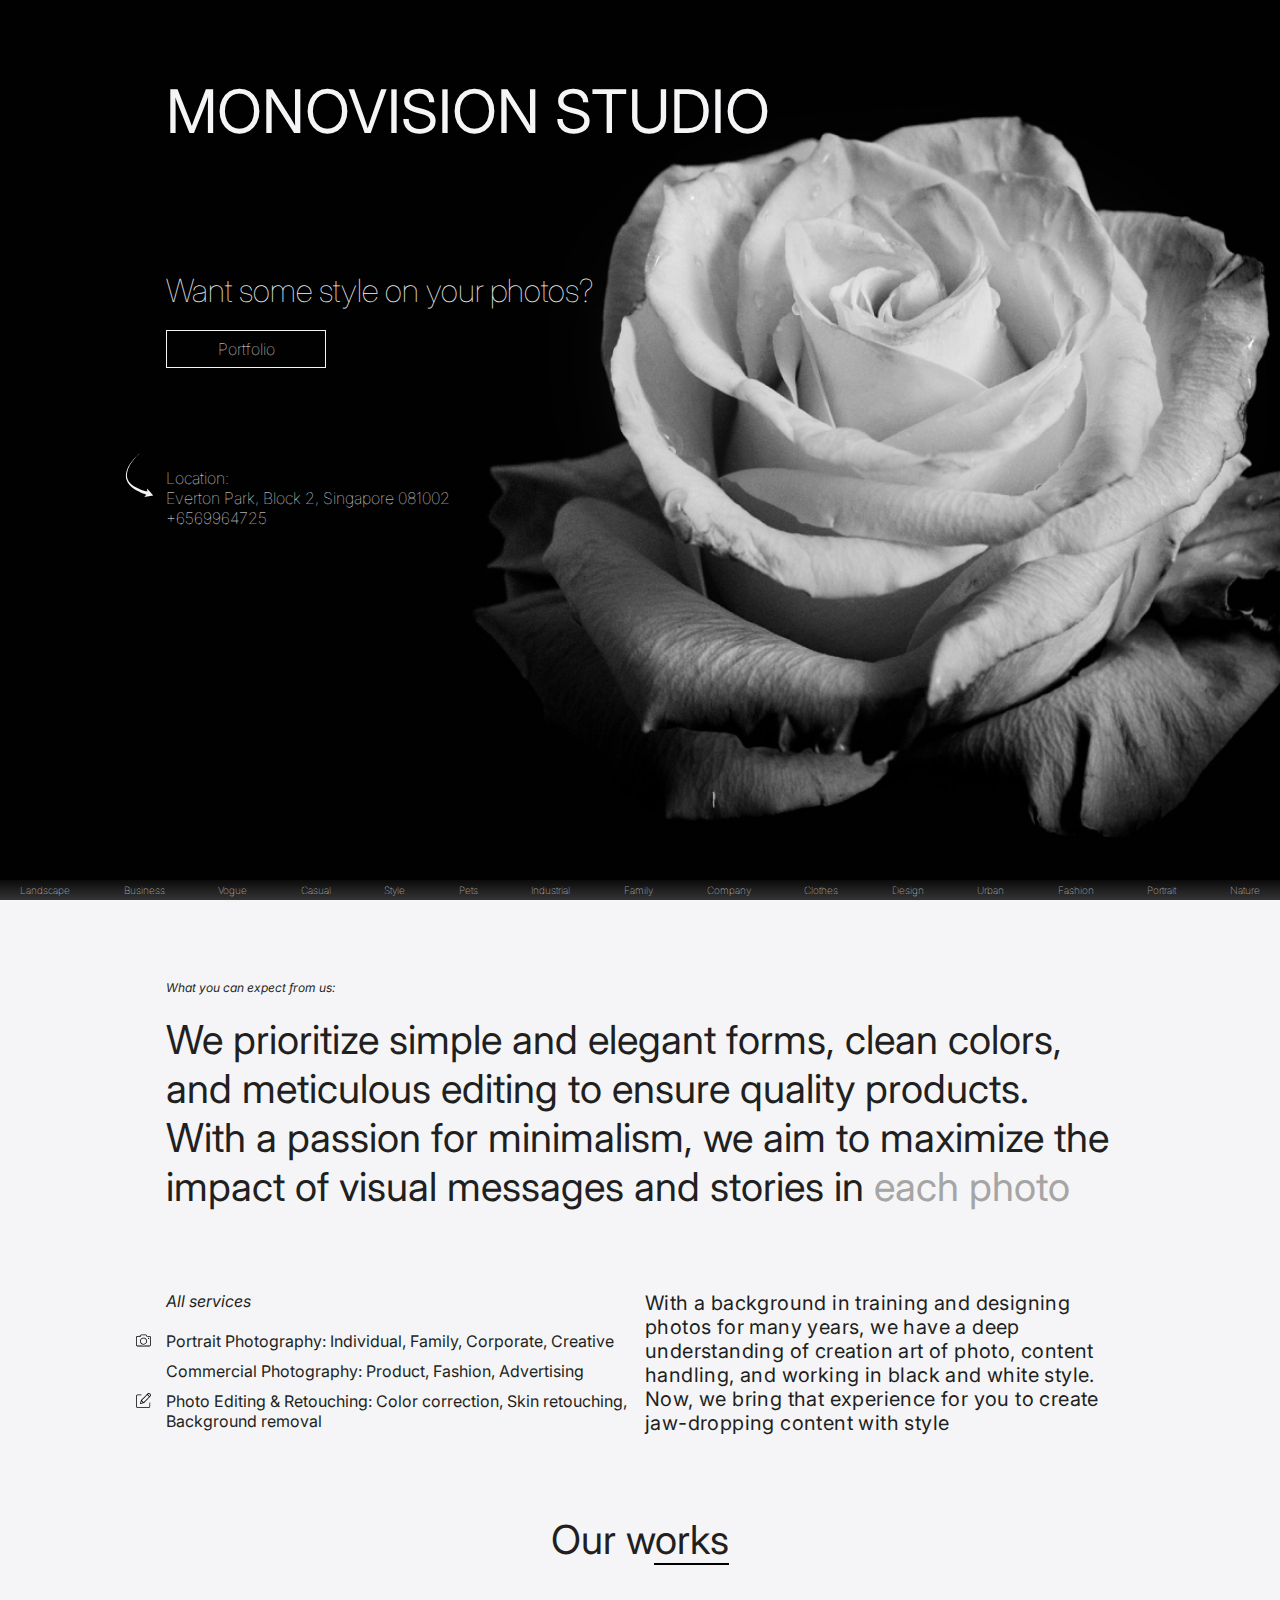
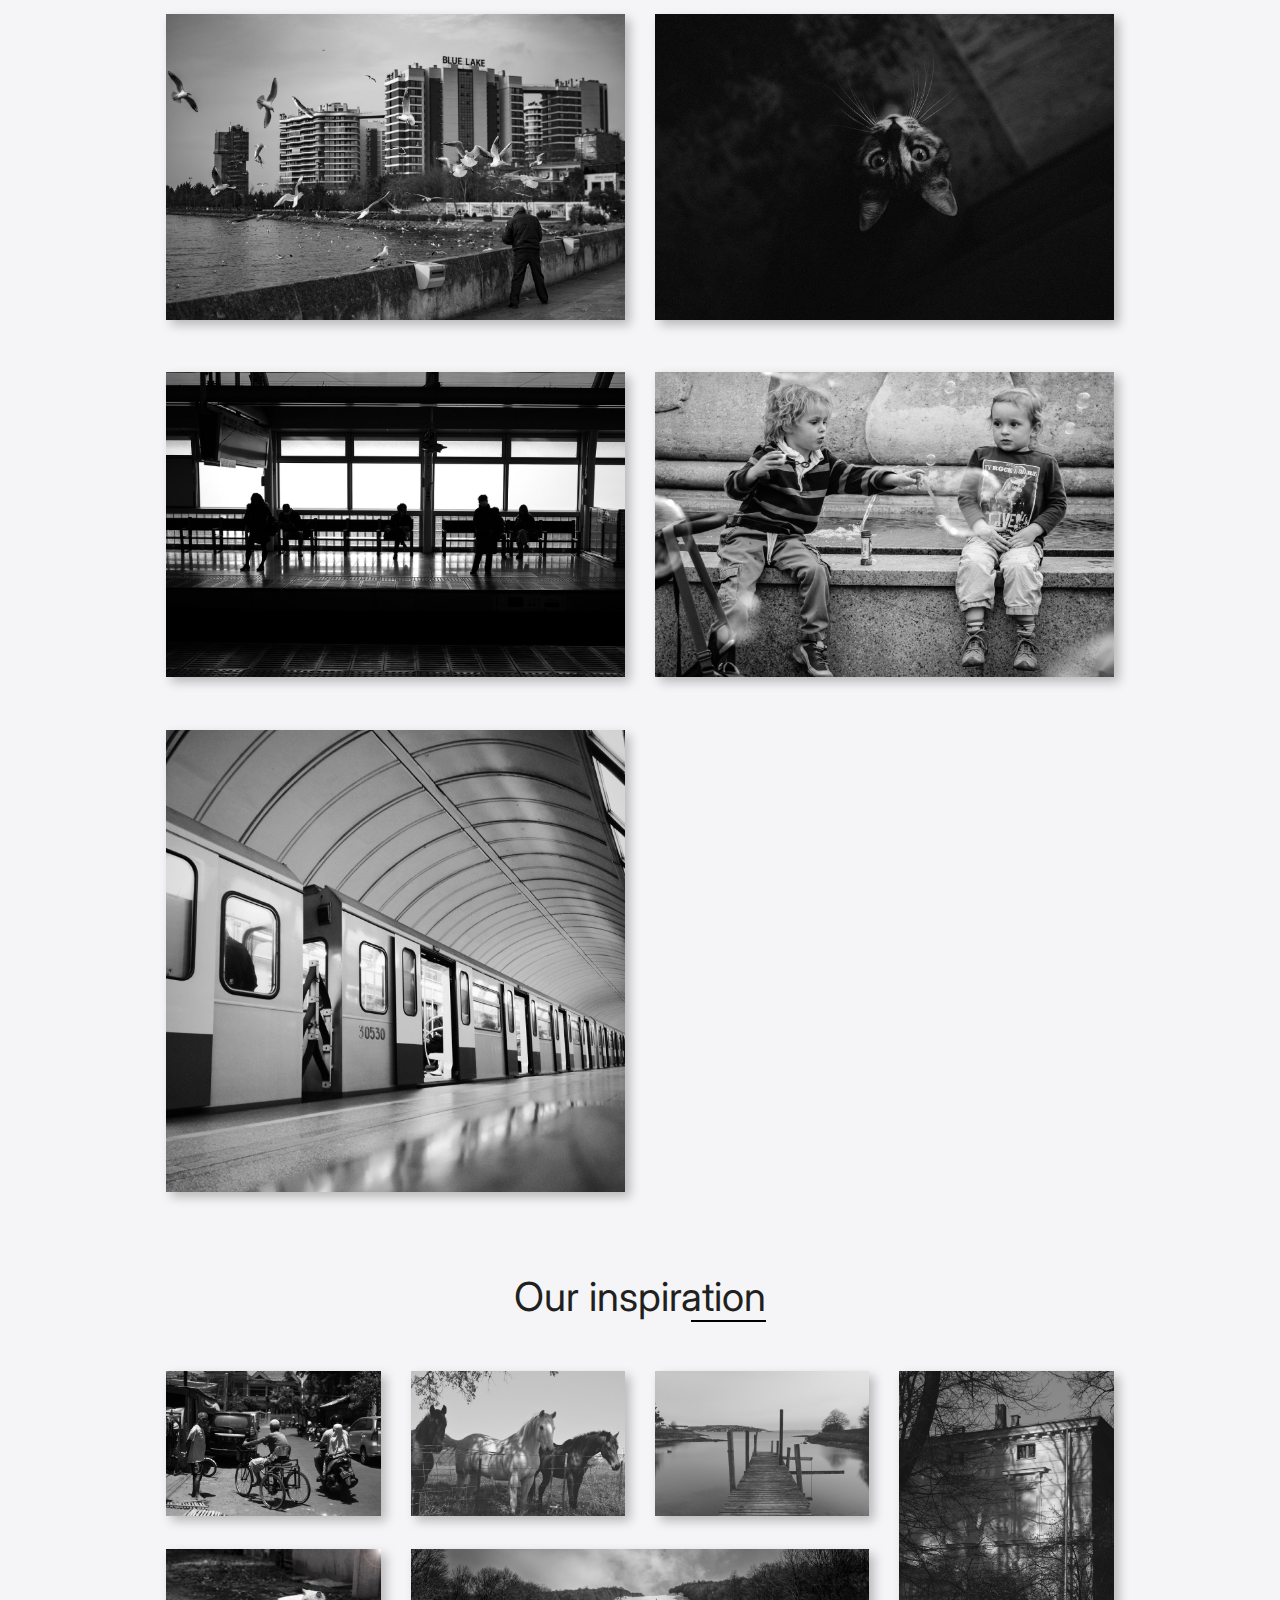
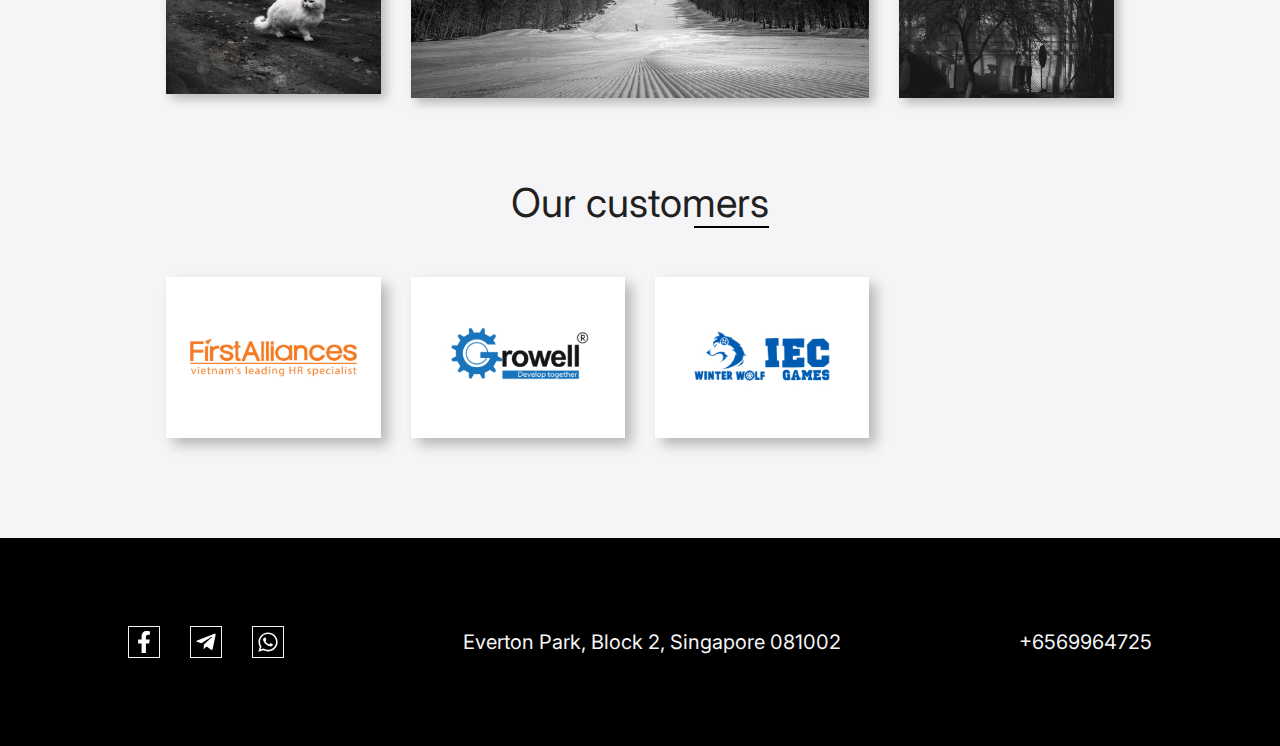
<file: src/index.html>
<!DOCTYPE html>
<html lang="en">

<head>
	<meta charset="UTF-8" />
	<meta name="viewport" content="width=device-width, initial-scale=1.0" />
	<meta name="description" content="Website for Monovision Studio" />
	<meta name="author" content="Awesome student" />
	<title>Monovision Studio</title>
	<link rel="icon" type="image/x-icon" href="favicon.ico" />
	<link rel="stylesheet" href="css/modern-normalize.min.css" />
	<link
		href="https://fonts.googleapis.com/css2?family=Inter:ital,opsz,wght@0,14..32,100..900;1,14..32,100..900&display=swap"
		rel="stylesheet" />
	<link rel="stylesheet" href="css/style.css?version=1.2" />
</head>

<body>
	<main>
		<section class="promo">
			<div class="container">
				<h1 class="promo__title">Monovision Studio</h1>
				<h2 class="promo__subtitle">Want some style on your photos?</h2>
				<a href="#portfolio" class="btn">Portfolio</a>
				<div class="promo__address">
					Location:
					<address>Everton Park, Block 2, Singapore 081002</address>
					<a href="tel:+6569964725">+6569964725</a>
				</div>
			</div>
			<ul class="keywords">
				<li>Landscape</li>
				<li>Business</li>
				<li>Vogue</li>
				<li>Casual</li>
				<li>Style</li>
				<li>Pets</li>
				<li>Industrial</li>
				<li>Family</li>
				<li>Company</li>
				<li>Clothes</li>
				<li>Design</li>
				<li>Urban</li>
				<li>Fashion</li>
				<li>Portrait</li>
				<li>Nature</li>
			</ul>
		</section>
		<section class="about">
			<div class="container">
				<h2 class="about__title">What you can expect from us:</h2>
				<p class="about__text">
					We prioritize simple and elegant forms, clean colors, and meticulous
					editing to ensure quality products. With a passion for minimalism,
					we aim to maximize the impact of visual messages and stories in
					<span>each photo</span>
				</p>
				<div class="services">
					<div class="services__items">
						<div class="services__item-subtitle">All services</div>
						<ul>
							<li>
								Portrait Photography: Individual, Family, Corporate, Creative
							</li>
							<li>Commercial Photography: Product, Fashion, Advertising</li>
							<li>
								Photo Editing & Retouching: Color correction, Skin retouching,
								Background removal
							</li>
						</ul>
					</div>
					<p class="services__text">
						With a background in training and designing photos for many years,
						we have a deep understanding of creation art of photo, content
						handling, and working in black and white style. <br />Now, we
						bring that experience for you to create jaw-dropping content with
						style
					</p>
				</div>
			</div>
		</section>
		<section class="works">
			<div class="container">
				<h2 id="portfolio" class="title"><span>Our works</span></h2>
				<div class="works__grid">
					<img src="img/works/bridge.jpg" alt="bridge" />
					<img src="img/works/cat.jpg" alt="cat" />
					<img src="img/works/train.jpg" alt="train" />
					<img src="img/works/children.jpg" alt="children" />
					<img src="img/works/underground.jpg" alt="underground" />
				</div>
			</div>
		</section>
		<section class="inspiration">
			<div class="container">
				<h2 class="title"><span>Our inspiration</span></h2>
				<div class="inspiration__grid">
					<img src="img/inspiration/man.jpg" alt="man" />
					<img src="img/inspiration/horses.jpg" alt="horses" />
					<img src="img/inspiration/bridge.jpg" alt="bridge" />
					<img id="tenement" src="img/inspiration/tenement.jpg" alt="tenement" />
					<img src="img/inspiration/cat.jpg" alt="cat" />
					<img id="sky" src="img/inspiration/sky.jpg" alt="sky" />
				</div>
			</div>
		</section>
		<section class="customers">
			<div class="container">
				<h2 class="title"><span>Our customers</span></h2>
				<div class="customers__wrapper">
					<img src="logo/logo-first-alliances.jpg" alt="first-alliances" />
					<img src="logo/logo-growell.jpg" alt="growell" />
					<img src="logo/logo-iec-winter-wolf.jpg" alt="iec-winter-wolf" />
				</div>
			</div>
		</section>
		<footer class="footer">
			<ul class="footer__social">
				<li>
					<a href="#" class="footer__link">
						<img src="icons/facebook.svg" alt="facebook link" />
					</a>
				</li>
				<li>
					<a href="#" class="footer__link">
						<img src="icons/tg.svg" alt="tg link" />
					</a>
				</li>
				<li>
					<a href="#" class="footer__link">
						<img src="icons/whatsapp.svg" alt="whatsapp link" />
					</a>
				</li>
			</ul>
			<address class="footer__addr">
				Everton Park, Block 2, Singapore 081002
			</address>
			<a class="footer__tel" href="tel:+6569964725">+6569964725</a>
		</footer>
	</main>
</body>

</html>
</file>
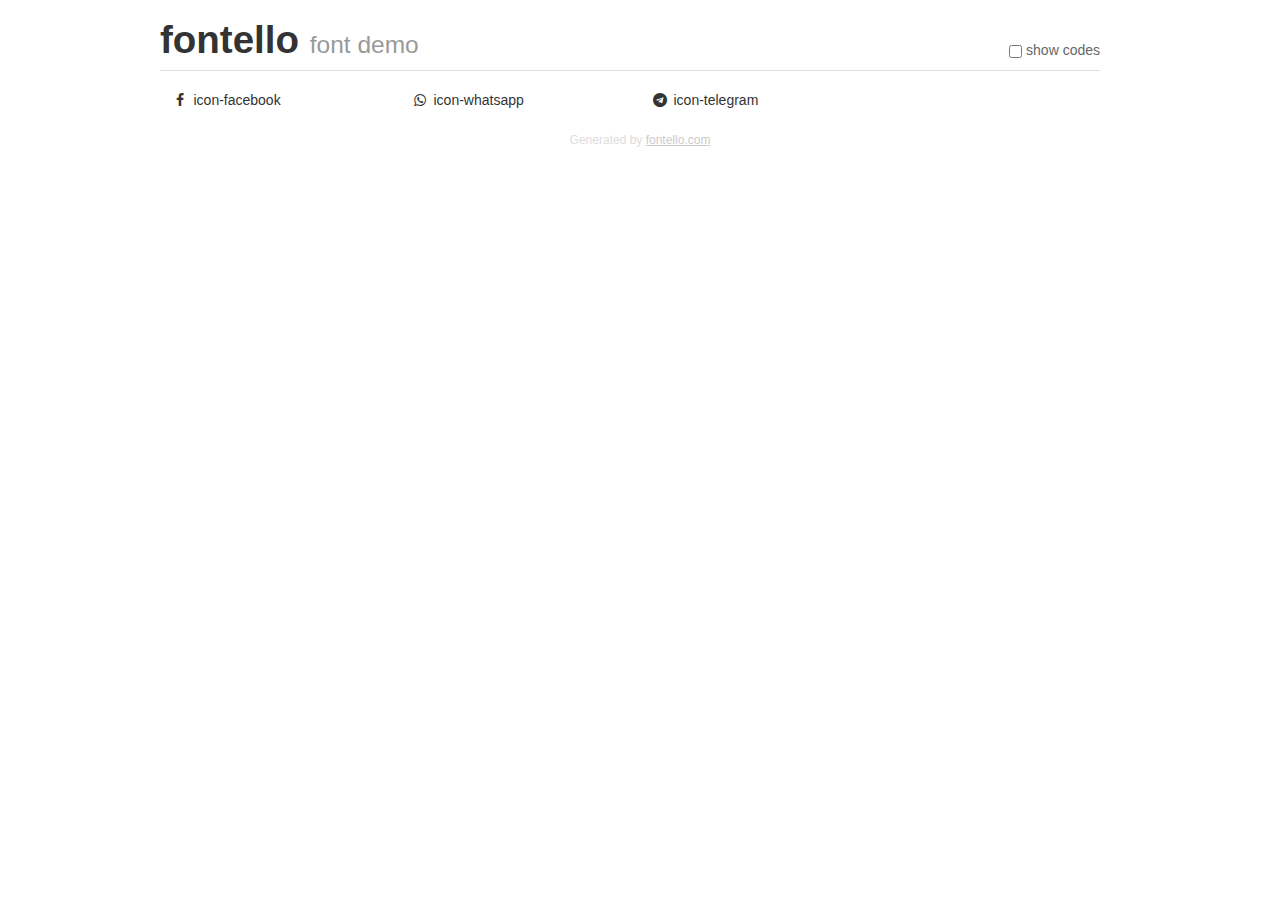
<file: fontello-7c5f102e/fontello-7c5f102e/demo.html>
<!DOCTYPE html>
<html>
  <head>
  <!--[if lt IE 9]><script language="javascript" type="text/javascript" src="//html5shim.googlecode.com/svn/trunk/html5.js"></script><![endif]-->
  <meta charset="UTF-8">
  <style>
    html {
      font-size: 100%;
      -webkit-text-size-adjust: 100%;
      -ms-text-size-adjust: 100%;
    }
    a:focus {
      outline: thin dotted #333;
      outline: 5px auto -webkit-focus-ring-color;
      outline-offset: -2px;
    }
    a:hover,
    a:active {
      outline: 0;
    }
    input {
      margin: 0;
      font-size: 100%;
      vertical-align: middle;
      *overflow: visible;
      line-height: normal;
    }
    input::-moz-focus-inner {
      padding: 0;
      border: 0;
    }
    body {
      margin: 0;
      font-family: "Helvetica Neue", Helvetica, Arial, sans-serif;
      font-size: 14px;
      line-height: 20px;
      color: #333;
      background-color: #fff;
    }
    a {
      color: #08c;
      text-decoration: none;
    }
    a:hover {
      color: #005580;
      text-decoration: underline;
    }
    .row {
      margin-left: -20px;
      *zoom: 1;
    }
    .row:before,
    .row:after {
      display: table;
      content: "";
      line-height: 0;
    }
    .row:after {
      clear: both;
    }
    .span3 {
      float: left;
      min-height: 1px;
      margin-left: 20px;
      width: 220px;
    }
    .container {
      width: 940px;
      margin-right: auto;
      margin-left: auto;
      *zoom: 1;
    }
    .container:before,
    .container:after {
      display: table;
      content: "";
      line-height: 0;
    }
    .container:after {
      clear: both;
    }
    small {
      font-size: 85%;
    }
    h1 {
      margin: 10px 0;
      font-family: inherit;
      font-weight: bold;
      line-height: 20px;
      color: inherit;
      text-rendering: optimizelegibility;
      line-height: 40px;
      font-size: 38.5px;
    }
    h1 small {
      font-weight: normal;
      line-height: 1;
      color: #999;
      font-size: 24.5px;
    }

    body {
      margin-top: 90px;
    }
    .header {
      position: fixed;
      top: 0;
      left: 50%;
      margin-left: -480px;
      background-color: #fff;
      border-bottom: 1px solid #ddd;
      padding-top: 10px;
      z-index: 10;
    }
    .footer {
      color: #ddd;
      font-size: 12px;
      text-align: center;
      margin-top: 20px;
    }
    .footer a {
      color: #ccc;
      text-decoration: underline;
    }
    .the-icons {
      font-size: 14px;
      line-height: 24px;
    }
    .switch {
      position: absolute;
      right: 0;
      bottom: 10px;
      color: #666;
    }
    .switch input {
      margin-right: 0.3em;
    }
    .codesOn .i-name {
      display: none;
    }
    .codesOn .i-code {
      display: inline;
    }
    .i-code {
      display: none;
    }
    @font-face {
      font-family: 'fontello';
      src: url('./font/fontello.eot?50426346');
      src: url('./font/fontello.eot?50426346#iefix') format('embedded-opentype'),
           url('./font/fontello.woff?50426346') format('woff'),
           url('./font/fontello.ttf?50426346') format('truetype'),
           url('./font/fontello.svg?50426346#fontello') format('svg');
      font-weight: normal;
      font-style: normal;
    }
    .demo-icon {
      font-family: "fontello";
      font-style: normal;
      font-weight: normal;
      speak: never;
     
      display: inline-block;
      text-decoration: inherit;
      width: 1em;
      margin-right: .2em;
      text-align: center;
      /* opacity: .8; */
     
      /* For safety - reset parent styles, that can break glyph codes*/
      font-variant: normal;
      text-transform: none;
     
      /* fix buttons height, for twitter bootstrap */
      line-height: 1em;
     
      /* Animation center compensation - margins should be symmetric */
      /* remove if not needed */
      margin-left: .2em;
     
      /* You can be more comfortable with increased icons size */
      /* font-size: 120%; */
     
      /* Font smoothing. That was taken from TWBS */
      -webkit-font-smoothing: antialiased;
      -moz-osx-font-smoothing: grayscale;
     
      /* Uncomment for 3D effect */
      /* text-shadow: 1px 1px 1px rgba(127, 127, 127, 0.3); */
    }
    </style>
    <link rel="stylesheet" href="css/animation.css"><!--[if IE 7]><link rel="stylesheet" href="css/" + font.fontname + "-ie7.css"><![endif]-->
    <script>
      function toggleCodes(on) {
        var obj = document.getElementById('icons');
      
        if (on) {
          obj.className += ' codesOn';
        } else {
          obj.className = obj.className.replace(' codesOn', '');
        }
      }
    </script>
  </head>
  <body>
    <div class="container header">
      <h1>fontello <small>font demo</small></h1>
      <label class="switch">
        <input type="checkbox" onclick="toggleCodes(this.checked)">show codes
      </label>
    </div>
    <div class="container" id="icons">
      <div class="row">
        <div class="span3" title="Code: 0xf09a">
          <i class="demo-icon icon-facebook">&#xf09a;</i> <span class="i-name">icon-facebook</span><span class="i-code">0xf09a</span>
        </div>
        <div class="span3" title="Code: 0xf232">
          <i class="demo-icon icon-whatsapp">&#xf232;</i> <span class="i-name">icon-whatsapp</span><span class="i-code">0xf232</span>
        </div>
        <div class="span3" title="Code: 0xf2c6">
          <i class="demo-icon icon-telegram">&#xf2c6;</i> <span class="i-name">icon-telegram</span><span class="i-code">0xf2c6</span>
        </div>
      </div>
    </div>
    <div class="container footer">Generated by <a href="https://fontello.com">fontello.com</a></div>
  </body>
</html>
</file>
<file: src/css/style.css>
h1,
h2,
h3,
h4,
h5,
figure,
p,
ol,
ul {
	margin: 0;
}

ol[role="list"],
ul[role="list"] {
	list-style: none;
	padding-inline: 0;
}

h1,
h2,
h3,
h4,
h5 {
	font-size: inherit;
	font-weight: inherit;
}

img {
	display: block;
	max-inline-size: 100%;
}

:root {
	--light-color: #f5f5f7;
	--dark-color: #221f20;
	--container-padding-inline: 13%;
	--footer-padding-inline: 10%;

	@media screen and (max-width: 768px) {
		--container-padding-inline: 6%;
		--footer-padding-inline: 6%;
	}

	@media screen and (max-width: 576px) {
		--container-padding-inline: 15px;
		--footer-padding-inline: 15px;
	}
}

html {
	font-family: "Inter", sans-serif;
	scroll-behavior: smooth;
}

.container {
	padding: 0 var(--container-padding-inline);
}

.title {
	color: var(--dark-color, #221f20);
	text-align: center;
	font-size: 40px;
	font-style: normal;
	font-weight: 400;
	line-height: normal;

	span {
		position: relative;
	}

	span::after {
		content: "";
		display: block;
		position: absolute;
		bottom: -1px;
		right: 0;
		width: 75px;
		height: 2px;
		background-color: #000;
	}

	@media screen and (max-width: 768px) {
		font-size: 36px;
	}

	@media screen and (max-width: 576px) {
		font-size: 24px;
	}
}

.promo {
	position: relative;
	min-height: 100vh;
	background: url("../img/main_bg.jpg") center center / cover no-repeat;
	padding-top: 75px;

	@media screen and (max-width: 768px) {
		& {
			background-image: url("../img/tablet_bg.jpg");
		}
	}

	@media screen and (max-width: 576px) {
		min-height: 500px;
		padding-top: 50px;
	}
}

.promo__title {
	color: var(--light-color, #f5f5f7);
	font-size: 60px;
	font-weight: 400;
	line-height: normal;
	text-transform: uppercase;

	@media screen and (max-width: 768px) {
		font-size: 48px;
	}

	@media screen and (max-width: 576px) {
		font-size: 26px;
	}
}

.promo__subtitle {
	margin-top: 124px;
	color: var(--light-color, #f5f5f7);
	font-size: 32px;
	font-weight: 100;
	line-height: normal;

	@media screen and (max-width: 768px) {
		& {
			margin-top: 80px;
		}
	}

	@media screen and (max-width: 576px) {
		margin-top: 30px;
		font-size: 16px;
	}
}

.btn {
	display: flex;
	justify-content: center;
	align-items: center;
	text-decoration: none;
	margin-top: 20px;
	padding: 3px 10px;
	width: 160px;
	min-height: 38px;
	border: 1px solid var(--light-color, #f5f5f7);
	background: rgba(217, 217, 217, 0);
	color: var(--light-color, #f5f5f7);
	font-size: 16px;
	font-weight: 100;
	line-height: normal;
	cursor: pointer;
	transition: all 0.3s ease-out;

	@media screen and (max-width: 576px) {
		font-size: 14px;
		width: 120px;
		min-height: 30px;
	}
}

.btn:hover {
	font-weight: 500;
	box-shadow: 5px 5px 10px 0px rgba(255, 255, 255, 0.62);
}

.promo__address {
	position: relative;
	margin-top: 100px;
	color: var(--light-color, #f5f5f7);
	font-size: 16px;
	font-style: normal;
	font-weight: 100;
	line-height: normal;

	address {
		font-style: normal;
	}

	a {
		color: inherit;
		text-decoration: none;
	}

	&::before {
		content: "";
		display: block;
		position: absolute;
		left: -45px;
		top: -17px;
		width: 40px;
		height: 49px;
		background: url("../icons/arrow.svg") center center / cover no-repeat;
	}

	@media screen and (max-width: 768px) {
		& {
			margin-top: 80px;
		}

		&::before {
			left: -40px;
		}
	}

	@media screen and (max-width: 750px) {
		&::before {
			display: none;
		}
	}

	@media screen and (max-width: 576px) {
		margin-top: 233px;
	}
}

.keywords {
	display: flex;
	justify-content: space-between;
	align-items: center;
	position: absolute;
	bottom: 0;
	padding: 0 360px;
	width: 100%;
	height: 20px;
	background: linear-gradient(180deg,
			rgba(255, 255, 255, 0.04) 0%,
			rgba(255, 255, 255, 0.12) 50%,
			rgba(255, 255, 255, 0.2) 100%);

	li {
		list-style-type: none;
		color: var(--light-color, #f5f5f7);
		font-size: 10px;
		font-weight: 100;
		line-height: normal;
	}

	@media screen and (max-width: 1440px) {
		& {
			padding: 0 20px;
		}
	}

	@media screen and (max-width: 768px) {
		& li:nth-last-child(-n + 6) {
			display: none;
		}
	}

	@media screen and (max-width: 576px) {
		& {
			margin-top: 10px;
		}

		& li:nth-last-child(-n + 11) {
			display: none;
		}
	}
}

.about {
	padding-top: 80px;
	background-color: var(--light-color);

	@media screen and (max-width: 576px) {
		padding-top: 50px;
	}
}

.about__title {
	color: var(--dark-color, #221f20);
	font-size: 12px;
	font-style: italic;
	font-weight: 400;
	line-height: normal;
}

.about__text {
	width: 1100px;
	margin-top: 20px;
	color: var(--dark-color, #221f20);
	font-size: 40px;
	font-weight: 400;
	line-height: normal;

	span {
		color: #a5a5a5;
	}

	@media screen and (max-width: 1440px) {
		width: 100%;
	}

	@media screen and (max-width: 768px) {
		font-size: 24px;
	}

	@media screen and (max-width: 375px) {
		font-size: 16px;
	}
}

.services {
	display: flex;
	column-gap: 10px;
	margin-top: 80px;

	@media screen and (max-width: 768px) {
		margin-top: 40px;
		flex-wrap: wrap;
		row-gap: 40px;
	}

	@media screen and (max-width: 375px) {
		margin-top: 20px;
		row-gap: 20px;
	}
}

.services__items {
	width: 50%;

	ul {
		margin-top: 20px;
		padding: 0;
	}

	li {
		position: relative;
		margin-top: 10px;
		list-style-type: none;
		color: var(--dark-color, #221f20);
		font-size: 16px;
		font-style: normal;
		font-weight: 400;
		line-height: normal;

		&:first-child::before {
			content: "";
			display: block;
			position: absolute;
			left: -30px;
			top: 2px;
			width: 15px;
			height: 15px;
			background: url("../icons/camera.svg") center center / cover no-repeat;
		}

		&:nth-child(3):before {
			content: "";
			display: block;
			position: absolute;
			left: -30px;
			top: 2px;
			width: 15px;
			height: 15px;
			background: url("../icons/edit.svg") center center / cover no-repeat;
		}
	}

	@media screen and (max-width: 768px) {
		& {
			width: 100%;
		}

		& li:first-child::before {
			left: -25px;
		}

		& li:nth-child(3):before {
			left: -25px;
		}
	}

	@media screen and (max-width: 576px) {
		& li:first-child::before {
			display: none;
		}

		& li:nth-child(3):before {
			display: none;
		}
	}

	@media screen and (max-width: 375px) {
		& li {
			font-size: 14px;
			margin-top: 5px;
		}
	}
}

.services__item-subtitle {
	color: var(--dark-color, #221f20);
	font-size: 16px;
	font-style: italic;
	font-weight: 400;
	line-height: normal;

	@media screen and (max-width: 375px) {
		font-size: 12px;
	}
}

.services__text {
	width: 50%;
	color: var(--dark-color, #221f20);
	font-size: 20px;
	font-weight: 400;
	line-height: normal;
	letter-spacing: 0.4px;

	@media screen and (max-width: 768px) {
		width: 100%;
	}

	@media screen and (max-width: 375px) {
		font-size: 12px;
		letter-spacing: 0.24px;
	}
}

.works {
	padding-top: 80px;
	background-color: var(--light-color);

	@media screen and (max-width: 768px) {
		padding-top: 50px;
	}
}

.works__grid {
	display: grid;
	grid-template-columns: repeat(2, 1fr);
	grid-template-rows: repeat(2, 1fr) 1.5fr;
	column-gap: 30px;
	row-gap: 50px;
	margin-top: 50px;

	img {
		width: 100%;
		box-shadow: 5px 5px 10px 0px rgba(0, 0, 0, 0.25);
	}

	@media screen and (max-width: 768px) {
		column-gap: 20px;
		row-gap: 30px;
		margin-top: 40px;
	}

	@media screen and (max-width: 576px) {
		grid-template-columns: 1fr;
		grid-template-rows: repeat(4, 1fr) 1.5fr;
		column-gap: 0px;
		row-gap: 30px;
	}
}

.inspiration {
	padding-top: 80px;
	background-color: var(--light-color);

	@media screen and (max-width: 768px) {
		padding-top: 50px;
	}
}

.inspiration__grid {
	display: grid;
	grid-template-columns: repeat(4, 1fr);
	grid-template-rows: repeat(2, 1fr);
	gap: 30px;
	margin-top: 50px;

	img {
		width: 100%;
		box-shadow: 5px 5px 10px 0px rgba(0, 0, 0, 0.25);
	}

	/* После 1200 фотки кажутся слишком маленькими, так что лучше адаптировать */
	@media screen and (max-width: 1200px) {
		grid-template-columns: repeat(2, 1fr);
		grid-template-rows: repeat(4, 1fr);
		gap: 30px 20px;
	}

	@media screen and (max-width: 768px) {
		margin-top: 40px;
	}

	@media screen and (max-width: 576px) {
		grid-template-columns: 1fr;
		/* 2.1 и 0.5 значения были получены, если разделить 
        высоту этого изображения на высоту стандартного изображения */
		grid-template-rows: repeat(3, 1fr) 2.1fr 1fr 0.5fr;
		column-gap: 0px;
		row-gap: 20px;
	}
}

#tenement {
	grid-row: 1/3;
	grid-column: 4/5;
	/* Небольшое улучшение */
	height: 100%;

	@media screen and (max-width: 1200px) {
		grid-row: 2/4;
		grid-column: 2/3;
	}

	@media screen and (max-width: 576px) {
		grid-row: auto;
		grid-column: auto;
	}
}

#sky {
	grid-column: 2/4;

	@media screen and (max-width: 1200px) {
		grid-column: 1/3;
	}

	@media screen and (max-width: 576px) {
		grid-column: auto;
	}
}

.customers {
	padding-top: 80px;
	padding-bottom: 100px;
	background-color: var(--light-color);

	@media screen and (max-width: 768px) {
		padding: 50px 0;
	}
}

.customers__wrapper {
	margin-top: 50px;
	display: flex;
	flex-wrap: wrap;
	gap: 30px;

	img {
		width: calc((100% - 90px) / 4);
		box-shadow: 7px 7px 12px 0px rgba(0, 0, 0, 0.25);
	}

	@media screen and (max-width: 768px) {
		& {
			margin-top: 40px;
			gap: 20px;
		}

		img {
			width: calc((100% - 60px) / 4);
		}
	}

	@media screen and (max-width: 576px) {
		& {
			margin-top: 30px;
			column-gap: 36px;
			row-gap: 20px;
			justify-content: space-between;
		}

		img {
			width: calc((100% - 36px) / 2);
		}
	}
}

.footer {
	display: flex;
	justify-content: space-between;
	align-items: center;
	padding: 88px var(--footer-padding-inline);
	background: #000;
	color: var(--light-color, #f5f5f7);
	font-size: 20px;
	font-style: normal;
	font-weight: 400;
	line-height: normal;

	@media screen and (max-width: 1024px) {
		font-size: 16px;
	}

	@media screen and (max-width: 768px) {
		padding: 30px var(--footer-padding-inline) 40px var(--footer-padding-inline);
		flex-direction: column;
		align-items: flex-start;
		row-gap: 30px;
	}

	@media screen and (max-width: 375px) {
		align-items: center;
	}
}

.footer__addr {
	font-style: normal;

	@media screen and (max-width: 375px) {
		order: 3;
	}
}

.footer__tel {
	color: var(--light-color, #f5f5f7);
	text-decoration: none;

	@media screen and (max-width: 375px) {
		order: 2;
	}
}

.footer__social {
	padding-left: 0;
	display: flex;
	column-gap: 30px;
	list-style: none;

	li {
		width: 32px;
		height: 32px;
		border: 1px solid var(--light-color, #f5f5f7);
		background: rgba(217, 217, 217, 0);

		a {
			display: flex;
			justify-content: center;
			align-items: center;
			width: 100%;
			height: 100%;

			img {
				width: 22px;
				height: 22px;
			}
		}
	}

	@media screen and (max-width: 1024px) {
		column-gap: 27px;
	}
}
</file>
<file: fontello-7c5f102e/fontello-7c5f102e/css/animation.css>
/*
   Animation example, for spinners
*/
.animate-spin {
  -moz-animation: spin 2s infinite linear;
  -o-animation: spin 2s infinite linear;
  -webkit-animation: spin 2s infinite linear;
  animation: spin 2s infinite linear;
  display: inline-block;
}
@-moz-keyframes spin {
  0% {
    -moz-transform: rotate(0deg);
    -o-transform: rotate(0deg);
    -webkit-transform: rotate(0deg);
    transform: rotate(0deg);
  }

  100% {
    -moz-transform: rotate(359deg);
    -o-transform: rotate(359deg);
    -webkit-transform: rotate(359deg);
    transform: rotate(359deg);
  }
}
@-webkit-keyframes spin {
  0% {
    -moz-transform: rotate(0deg);
    -o-transform: rotate(0deg);
    -webkit-transform: rotate(0deg);
    transform: rotate(0deg);
  }

  100% {
    -moz-transform: rotate(359deg);
    -o-transform: rotate(359deg);
    -webkit-transform: rotate(359deg);
    transform: rotate(359deg);
  }
}
@-o-keyframes spin {
  0% {
    -moz-transform: rotate(0deg);
    -o-transform: rotate(0deg);
    -webkit-transform: rotate(0deg);
    transform: rotate(0deg);
  }

  100% {
    -moz-transform: rotate(359deg);
    -o-transform: rotate(359deg);
    -webkit-transform: rotate(359deg);
    transform: rotate(359deg);
  }
}
@-ms-keyframes spin {
  0% {
    -moz-transform: rotate(0deg);
    -o-transform: rotate(0deg);
    -webkit-transform: rotate(0deg);
    transform: rotate(0deg);
  }

  100% {
    -moz-transform: rotate(359deg);
    -o-transform: rotate(359deg);
    -webkit-transform: rotate(359deg);
    transform: rotate(359deg);
  }
}
@keyframes spin {
  0% {
    -moz-transform: rotate(0deg);
    -o-transform: rotate(0deg);
    -webkit-transform: rotate(0deg);
    transform: rotate(0deg);
  }

  100% {
    -moz-transform: rotate(359deg);
    -o-transform: rotate(359deg);
    -webkit-transform: rotate(359deg);
    transform: rotate(359deg);
  }
}
</file>
